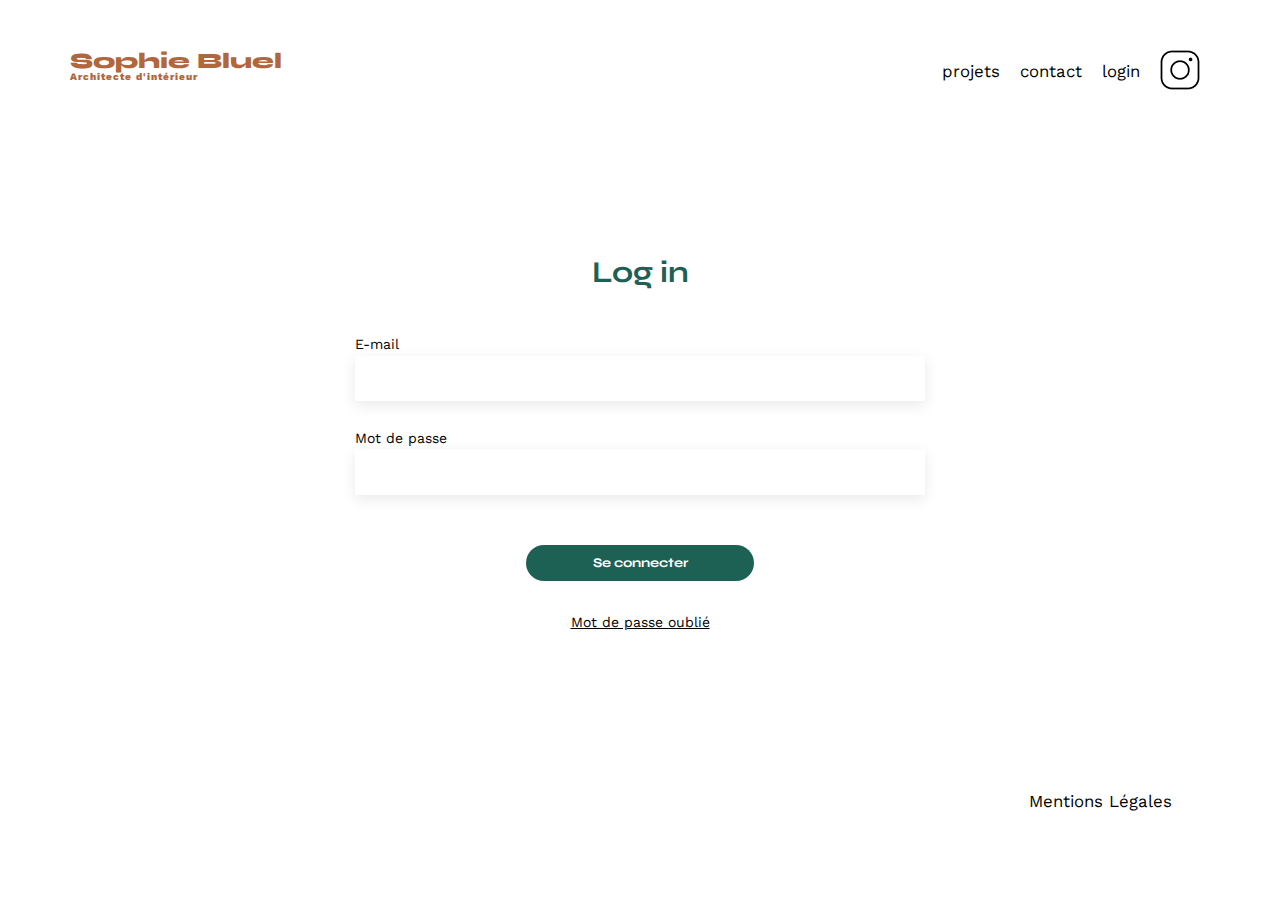
<file: FrontEnd/login_page.html>
<!DOCTYPE html>
<html lang="fr">
  <head>
    <meta charset="UTF-8" />

    <meta name="viewport" content="width=device-width, initial-scale=1.0" />
    <link rel="preconnect" href="https://fonts.googleapis.com" />
    <link rel="preconnect" href="https://fonts.gstatic.com" crossorigin />
    <link
      href="https://fonts.googleapis.com/css2?family=Syne:wght@700;800&family=Work+Sans&display=swap"
      rel="stylesheet"
    />
    <meta name="description" content="" />
    <link rel="stylesheet" href="./assets/style.css" />
    <link rel="stylesheet" href="./assets/my-style.css" />
    <script src="./assets/js/login.js" defer async></script>

    <title>Page connexion</title>
  </head>
  <body>
    <header>
      <a href="./index.html"
        ><h1>Sophie Bluel <span>Architecte d'intérieur</span></h1></a
      >
      <nav>
        <ul>
          <li><a href="./index.html">projets</a></li>
          <li><a href="./index.html#contact">contact</a></li>
          <li>login</li>
          <li><img src="./assets/icons/instagram.png" alt="Instagram" /></li>
        </ul>
      </nav>
    </header>
    <section class="connexion">
      <h2>Log in</h2>

      <form name="loginform">
        <label>E-mail</label>
        <input id="signin-email" type="email" name="email" class="form" />
        <label>Mot de passe</label>
        <input
          id="signin-password"
          type="password"
          name="password"
          class="form"
        />
        <p id="login-error" class="hidden-error"></p>
        <input
          id="login-submit"
          type="submit"
          value="Se connecter"
          class="button_connexion"
        />
      </form>

      <br />
      <a href="#"><span>Mot de passe oublié</span></a>
    </section>
    <footer>
      <nav>
        <ul>
          <li>Mentions Légales</li>
        </ul>
      </nav>
    </footer>
  </body>
</html>
</file>
<file: FrontEnd/assets/my-style.css>
.badge {
  height: 37px;
  flex-shrink: 0;
  border-radius: 60px;
  border: 1px solid #1d6154;
  display: flex;
  justify-content: center;
  align-items: center;
  text-align: center;
  font-family: Syne;
  font-size: 16px;
  font-style: normal;
  font-weight: 700;
  line-height: normal;
  padding: 0px 1em;
}

.all {
  width: 100px;
  height: 37px;
  flex-shrink: 0;
  border-radius: 60px;
  border: 1px solid #1d6154;
  /* background: #1d6154;*/
  color: #1d6154;
  padding: 0px;
}
.gen {
  color: #1d6154;
}
.badge:hover {
  background: #1d6154;
  color: #fff;
}

.badgeContainer {
  display: flex;
  justify-content: center;
  gap: 10px;
  padding: 35px 0px 51px 0px;
}
.off {
  display: none;
}

/* login */
header a {
  text-decoration: none;
}

.connexion {
  width: 50%;
  padding: 10% 25%;
  display: flex;
  flex-direction: column;
}

.connexion h2 {
  display: flex;
  justify-content: center;
  margin-bottom: 50px;
}
.connexion h3 {
  margin: 20px 0;
}

.form {
  width: 100%;
  box-shadow: 0px 4px 14px rgba(0, 0, 0, 0.09);
  border: transparent;
  padding: 15px 0;
  margin-bottom: 30px;
  margin-top: 5px;
}

.button_connexion {
  width: 40%;
  background: #1d6154;
  border-radius: 60px;
  margin: 20px 30%;
  color: white;
  padding: 7px;
  border: 0px solid transparent;
  font-family: "syne";
  cursor: pointer;
}
.connexion a {
  text-align: center;
  color: black;
}

#login-submit {
  width: 40%;
  margin: 20px 30%;
  padding: 10px;
}

.filter {
  text-align: center;
  margin-bottom: 30px;
}

button.filter_element {
  min-width: 100px;
  padding: 10px;
  background: none;
  border: 1px solid #1d6154;
  border-radius: 60px;
  color: #1d6154;
  margin: 0 10px;
  font-family: "Syne";
  font-style: normal;
  font-weight: 700;
  font-size: 16px;
  line-height: 19px;
  text-align: center;
}

.filter_element.active,
.filter_element:hover {
  color: white;
  background-color: #1d6154;
}

nav a {
  text-decoration: none;
  color: black;
}

#login-error {
  border: 2px solid red;
  padding: 10px;
  color: red;
  border-radius: 10px;
}

.hidden-admin {
  display: none;
}
.hidden-error {
  display: none;
}
.hidden {
  display: none;
}
.edit-projet {
  color: #000;
  text-align: center;
  font-family: "Work Sans";
  font-size: 14px;
  font-style: normal;
  font-weight: 400;
  line-height: normal;
}
.modalEdit {
  position: relative;
  max-width: 630px;
  height: 688px;
  margin: auto;
  padding: 0px;
  border-radius: 10px;
  background-color: #fff;
  border: none;
  top: 980px;
  left: 90px;
}
.modalEdit::backdrop {
  background: #00000029;
}
.wrapModal {
  max-width: 630px;
  height: 684px;
  min-width: 400px;
  padding: 0 105px;
  display: flex;
  flex-direction: column;
}
.wrapModal p {
  padding-top: 60px;
  padding-bottom: 46px;
  color: #000;
  text-align: center;
  font-family: "Work Sans";
  font-size: 26px;
  font-style: normal;
  font-weight: 400;
  line-height: normal;
}
.wrapModal .fa-xmark {
  position: absolute;
  top: 26px;
  right: 30px;
}
.wrapModal .fa-arrow-left {
  position: absolute;
  top: 26px;
  left: 30px;
}

.modalWorks {
  display: grid;
  grid-template-columns: 1fr 1fr 1fr 1fr 1fr;
  justify-items: center;
}
.modalWorks figure {
  position: relative;
}
.wrapTrash {
  position: absolute;
  display: flex;
  justify-content: center;
  align-items: center;
  top: 5px;
  right: 5px;
  width: 15px;
  height: 15px;
  background: #000;
}
.modalWorks .trash {
  color: #fff;
  font-size: 10px;
}

.modalWorks img {
  width: 78px;
  height: 104px;
}
.modalLine {
  margin-top: 50px;
  width: 420px;
  height: 1px;
  background: #b3b3b3;
}
.modalAddPictureButton {
  border: none;
  height: 50px;
  width: 180px;
  font-size: 1.2em;
  box-shadow: 0px 4px 14px rgba(0, 0, 0, 0.09);
  font-family: "Syne";
  font-weight: 700;
  color: white;
  background-color: #1d6154;
  margin: 2em auto;
  text-align: center;
  border-radius: 60px;
}
.modalAddPictureButton:focus-visible {
  outline: none;
}

.modalWrapAddPicture {
  justify-content: center;
  align-items: center;
  display: flex;
  flex-direction: column;
  width: 420px;
}
.modalWrapAddPicture p {
  font-family: Work Sans;
  font-size: 26px;
  font-weight: 400;
  line-height: 30px;
  letter-spacing: 0em;
  text-align: center;
}
.uploadWrapper {
  display: flex;
  flex-direction: column;
  background: #e8f1f6;
  align-items: center;
  justify-content: center;
  border-radius: 3px;
  width: 420px;
  height: 169px;
}
.uploadWrapper p {
  font-family: Work Sans;
  font-size: 10px;
  font-weight: 400;
  line-height: 12px;
  letter-spacing: 0em;
  text-align: center;
  padding: 0px;
}
.uploadWrapper input[type="file"]::file-selector-button {
  display: none;
}
#file {
  display: none;
  background: darkgrey;
}

.imgUpload {
  width: 76px;
  height: 76px;
  margin: 10px;
}
.imgAfterUpload {
  width: 100%;
  height: 100%;
  margin: 10px;
  object-fit: contain;
}
.uploadLabel {
  display: flex;
  align-items: center;
  justify-content: center;
  width: 173px;
  height: 36px;
  border-radius: 50px;
  background: #b3b3b3;
}

.wrapForm {
  display: flex;
  flex-direction: column;
}
#title-input {
  height: 51px;
  border: none;
  box-shadow: 0px 4px 14px 0px #00000017;
  margin: 5px;
}
#category-input {
  margin: 5px;
  height: 51px;
  border: none;
  background-color: #fff;
  box-shadow: 0px 4px 14px 0px #00000017;
}
.category-input select {
  font-size: larger;
  color: black;
}

.buttonSubmit {
  height: 50px;
  background: darkgrey;
  border-radius: 60px;
  border: none;
  font-size: 1.2em;
}
.buttonSubmitok {
  background: #1d6154;
}

input[type="submit"] {
  font-family: "Syne";
  font-weight: 700;
  color: white;
  margin: 2em auto;
  width: 180px;
  text-align: center;
}
.modalAddPicture {
  padding: 0px;
  position: relative;
  max-width: 630px;
  height: 688px;
  margin: auto;
  border-radius: 10px;
  background-color: #fff;
  border: none;
  top: 980px;
  left: 90px;
}

.homePageEdit {
  position: absolute;
  top: 0px;
  right: 0px;
  margin: 0px;
  padding: 0px;
  width: 100%;
  height: 59px;
  background: #000;
  display: flex;
  justify-content: center;
  align-items: center;
}
.homePageEdit p {
  color: #fff;
}
.homePageEdit .fa-pen-to-square {
  color: #fff;
}
.headerClass {
  margin: 109px 0px;
}
.errorForm {
  display: none;
  color: #ff3333;
  justify-content: center;
}
</file>
<file: FrontEnd/assets/style.css>
/* http://meyerweb.com/eric/tools/css/reset/
   v2.0 | 20110126
   License: none (public domain)
*/

html,
body,
div,
span,
applet,
object,
iframe,
h1,
h2,
h3,
h4,
h5,
h6,
p,
blockquote,
pre,
a,
abbr,
acronym,
address,
big,
cite,
code,
del,
dfn,
em,
img,
ins,
kbd,
q,
s,
samp,
small,
strike,
strong,
sub,
sup,
tt,
var,
b,
u,
i,
center,
dl,
dt,
dd,
ol,
ul,
li,
fieldset,
form,
label,
legend,
table,
caption,
tbody,
tfoot,
thead,
tr,
th,
td,
article,
aside,
canvas,
details,
embed,
figure,
figcaption,
footer,
header,
hgroup,
menu,
nav,
output,
ruby,
section,
summary,
time,
mark,
audio,
video {
  margin: 0;
  padding: 0;
  border: 0;
  font-size: 100%;
  font: inherit;
  vertical-align: baseline;
}
/* HTML5 display-role reset for older browsers */
article,
aside,
details,
figcaption,
figure,
footer,
header,
hgroup,
menu,
nav,
section {
  display: block;
}
body {
  line-height: 1;
}
ol,
ul {
  list-style: none;
}
blockquote,
q {
  quotes: none;
}
blockquote:before,
blockquote:after,
q:before,
q:after {
  content: "";
  content: none;
}
table {
  border-collapse: collapse;
  border-spacing: 0;
}
/** end reset css**/
body {
  max-width: 1140px;
  margin: auto;
  font-family: "Work Sans";
  font-size: 14px;
}
header {
  display: flex;
  justify-content: space-between;
  margin: 50px 0;
}

section {
  margin: 50px 0;
}

h1 {
  display: flex;
  flex-direction: column;
  font-family: "Syne";
  font-size: 22px;
  font-weight: 800;
  color: #b1663c;
}

h1 > span {
  font-family: "Work Sans";
  font-size: 10px;
  letter-spacing: 0.1em;
}

h2 {
  font-family: "Syne";
  font-weight: 700;
  font-size: 30px;
  color: #1d6154;
}
nav ul {
  display: flex;
  align-items: center;
  list-style-type: none;
}
nav li {
  padding: 0 10px;
  font-size: 1.2em;
}

li:hover {
  color: #b1663c;
}
#introduction {
  display: flex;
  align-items: center;
}
#introduction figure {
  flex: 1;
}
#introduction img {
  display: block;
  margin: auto;
  width: 80%;
}

#introduction article {
  flex: 1;
}
#introduction h2 {
  margin-bottom: 1em;
}

#introduction p {
  margin-bottom: 0.5em;
}
#portfolio h2 {
  text-align: center;
  margin-bottom: 1em;
}
.gallery {
  width: 100%;
  display: grid;
  grid-template-columns: 1fr 1fr 1fr;
  grid-column-gap: 20px;
  grid-row-gap: 20px;
}

.gallery img {
  width: 100%;
}
#contact {
  width: 50%;
  margin: auto;
}
#contact > * {
  text-align: center;
}
#contact h2 {
  margin-bottom: 20px;
}
#contact form {
  text-align: left;
  margin-top: 30px;
  display: flex;
  flex-direction: column;
}

#contact input {
  height: 50px;
  font-size: 1.2em;
  border: none;
  box-shadow: 0px 4px 14px rgba(0, 0, 0, 0.09);
}
#contact input[type="submit"] {
  font-family: "Syne";
  font-weight: 700;
  color: white;
  margin: 2em auto;
  width: 180px;
  text-align: center;
  border-radius: 60px;
  background-color: #1d6154;
}
#contact label {
  margin: 2em 0 1em 0;
}
#contact textarea {
  border: none;
  box-shadow: 0px 4px 14px rgba(0, 0, 0, 0.09);
}

footer nav ul {
  display: flex;
  justify-content: flex-end;
  margin: 2em;
}
</file>
